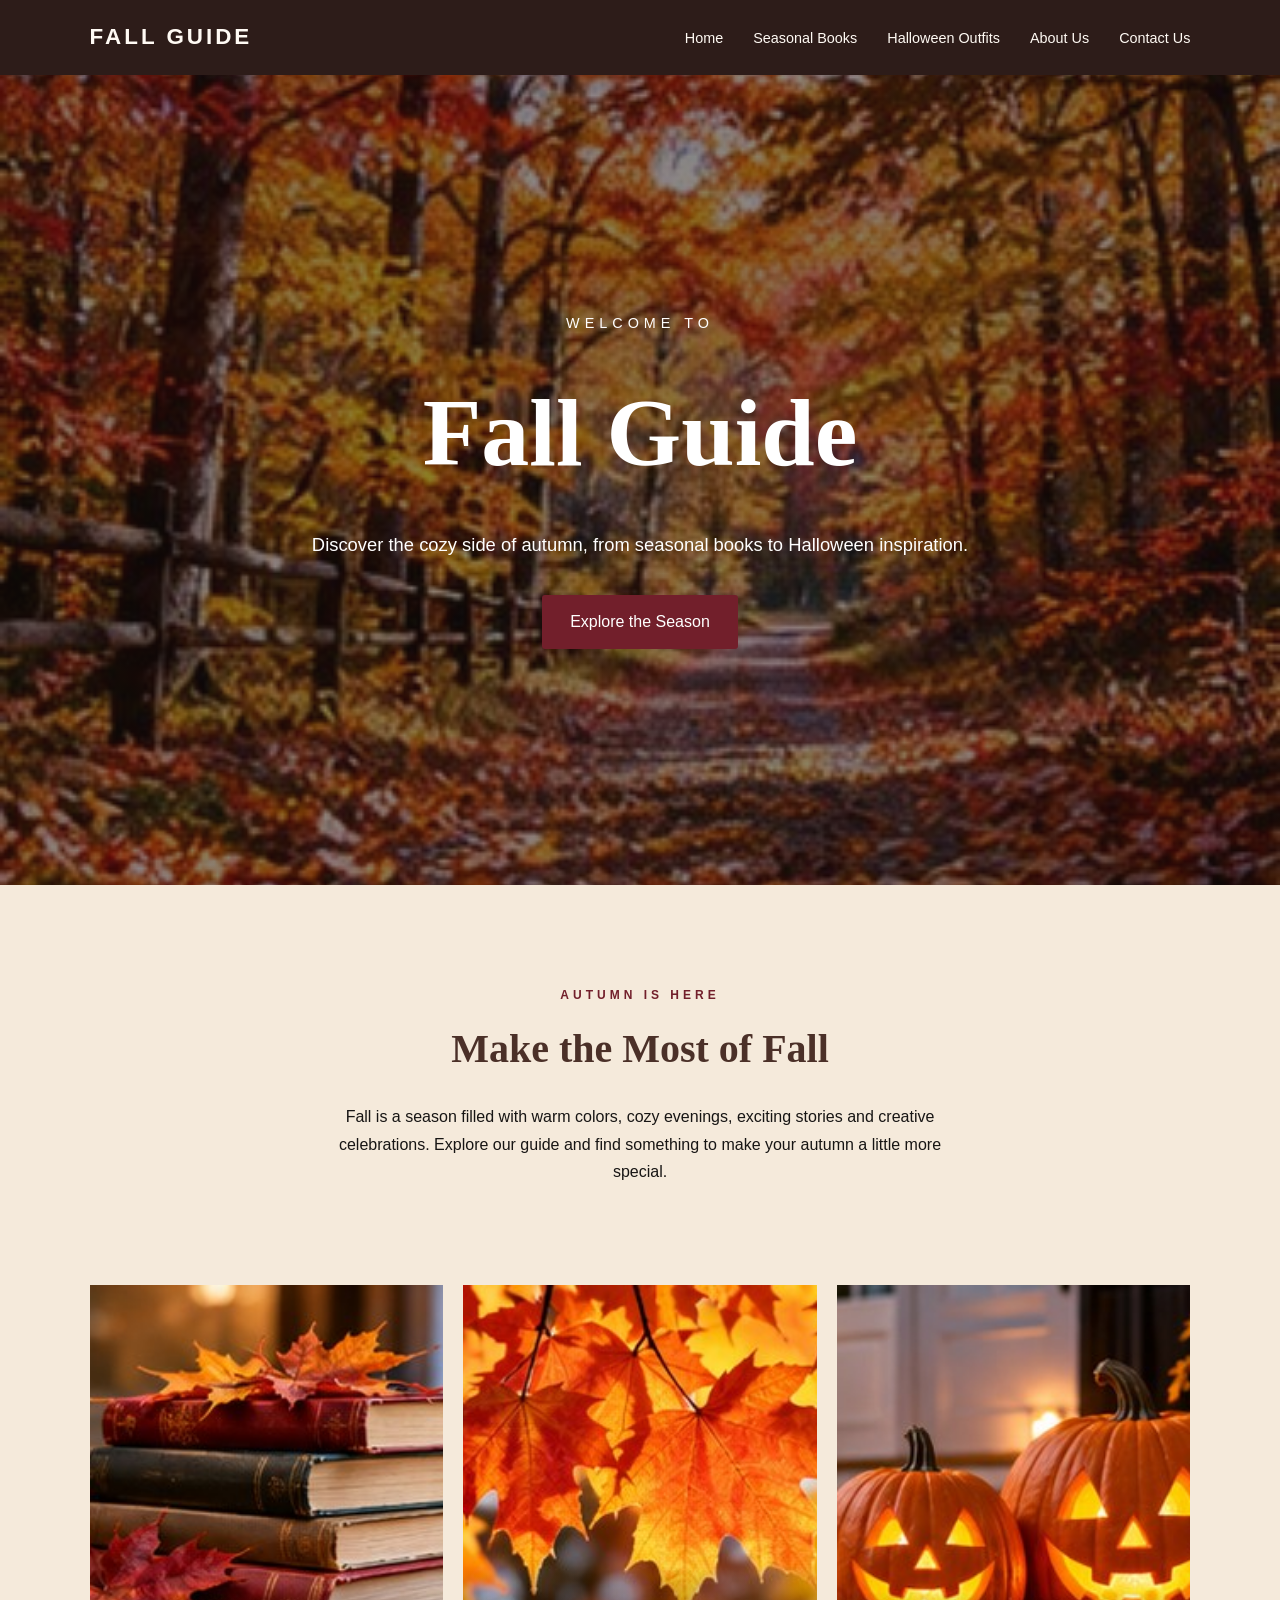
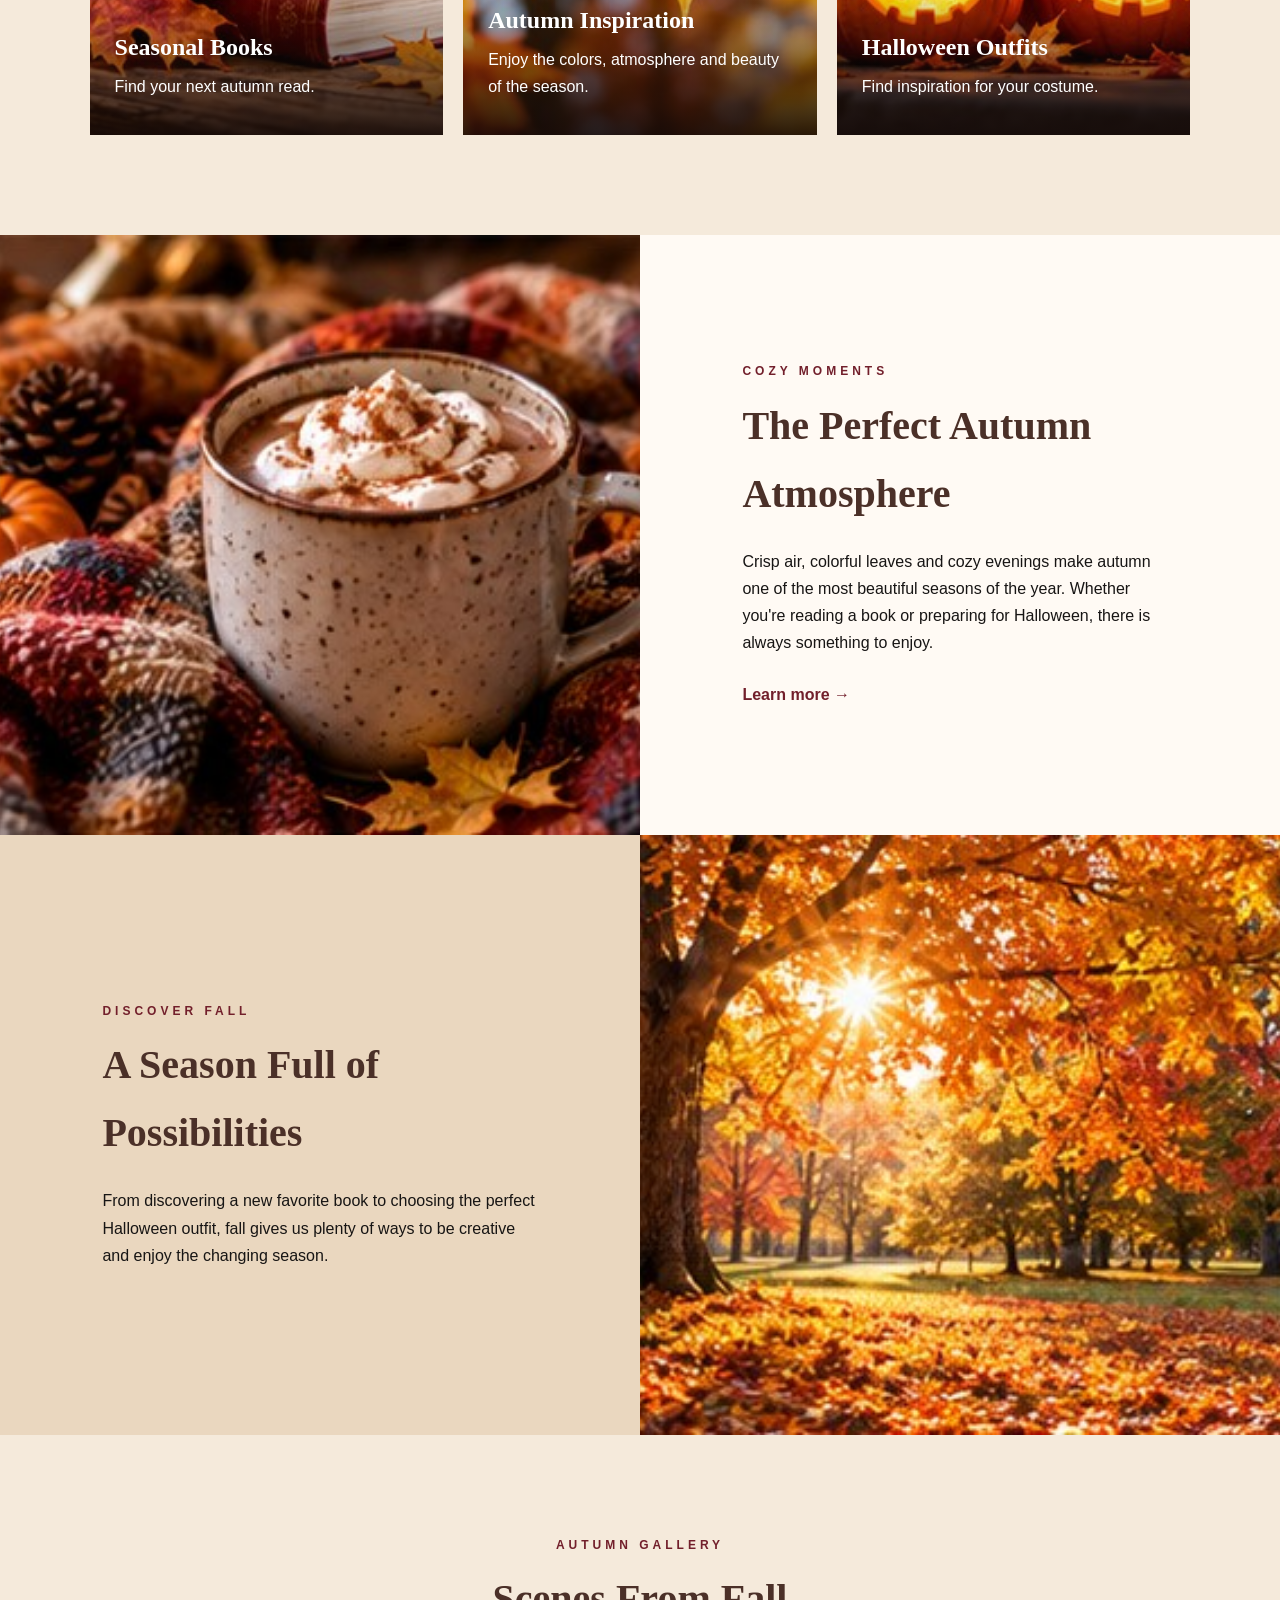
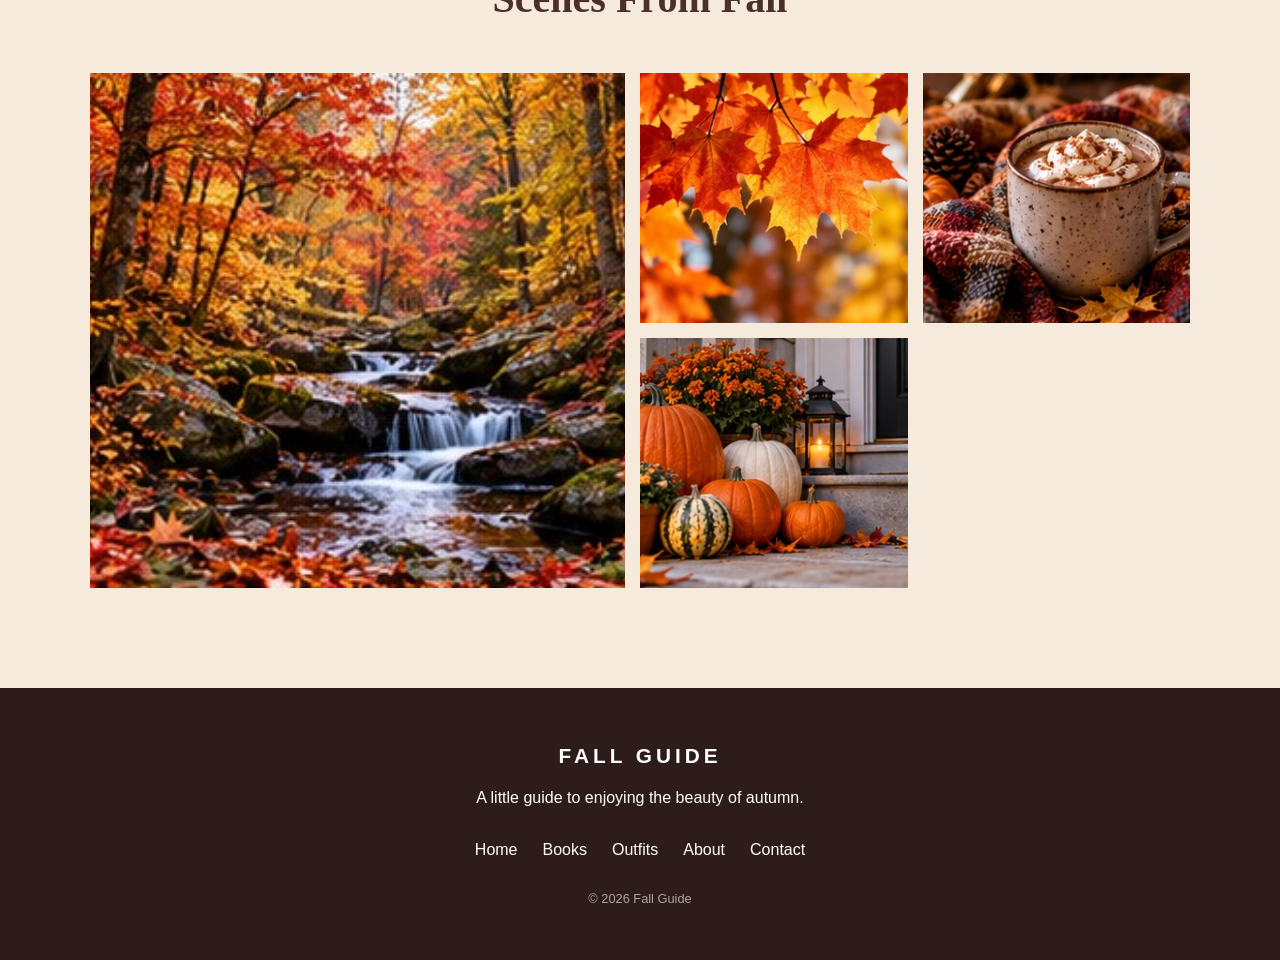
<file: Komplet Projekti me foto/index.html>
<!DOCTYPE html>
<html lang="en">
<head>
    <meta charset="UTF-8">
    <meta name="viewport" content="width=device-width, initial-scale=1.0">
    <title>Fall Guide | Home</title>
    <link rel="stylesheet" href="css/style.css" >
</head>

<body>

    <!-- NAVIGATION -->

    <nav class="navbar">

        <div class="logo">
            FALL GUIDE
        </div>

        <ul class="nav-links">
            <li><a href="index.html">Home</a></li>
            <li><a href="books.html">Seasonal Books</a></li>
            <li><a href="halloween_outfits.html">Halloween Outfits</a></li>
            <li><a href="about us.html">About Us</a></li>
            <li><a href="contact.html">Contact Us</a></li>
        </ul>

    </nav>


    <!-- HERO -->

    <header class="hero">

        <div class="hero-text">

            <p class="small-title">WELCOME TO</p>

            <h1>Fall Guide</h1>

            <p>
                Discover the cozy side of autumn,
                from seasonal books to Halloween inspiration.
            </p>

            <a href="books.html" class="button">
                Explore the Season
            </a>

        </div>

    </header>


    <!-- INTRODUCTION -->

    <section class="intro">

        <p class="section-label">AUTUMN IS HERE</p>

        <h2>Make the Most of Fall</h2>

        <p class="intro-text">
            Fall is a season filled with warm colors, cozy evenings,
            exciting stories and creative celebrations. Explore our
            guide and find something to make your autumn a little more special.
        </p>

    </section>


    <!-- THREE MAIN CARDS -->

    <section class="home-cards">

        <a href="books.html" class="home-card">

            <img loading="lazy" decoding="async" src="images/books.jpg" alt="Stack of seasonal books">

            <div class="card-overlay">
                <h2>Seasonal Books</h2>
                <p>Find your next autumn read.</p>
            </div>

        </a>


        <div class="home-card">

            <img loading="lazy" decoding="async" src="images/autumn.jpg" alt="Autumn leaves">

            <div class="card-overlay">

                <h2>Autumn Inspiration</h2>

                <p>
                    Enjoy the colors, atmosphere and beauty
                    of the season.
                </p>

            </div>

        </div>


        <a href="outfits.html" class="home-card">

            <img loading="lazy" decoding="async" src="images/halloween.jpg" alt="Halloween decorations">

            <div class="card-overlay">
                <h2>Halloween Outfits</h2>
                <p>Find inspiration for your costume.</p>
            </div>

        </a>

    </section>


    <!-- FEATURE SECTION -->

    <section class="feature">

        <div class="feature-image">
            <img loading="lazy" decoding="async" src="images/fall-coffee.jpg" alt="Cozy autumn scene">
        </div>

        <div class="feature-text">

            <p class="section-label">COZY MOMENTS</p>

            <h2>The Perfect Autumn Atmosphere</h2>

            <p>
                Crisp air, colorful leaves and cozy evenings make
                autumn one of the most beautiful seasons of the year.
                Whether you're reading a book or preparing for Halloween,
                there is always something to enjoy.
            </p>

            <a href="about.html" class="text-link">
                Learn more →
            </a>

        </div>

    </section>


    <!-- SECOND FEATURE -->

    <section class="feature feature-reverse">

        <div class="feature-image">
            <img loading="lazy" decoding="async" src="images/autumn-walk.jpg" alt="Autumn landscape">
        </div>

        <div class="feature-text">

            <p class="section-label">DISCOVER FALL</p>

            <h2>A Season Full of Possibilities</h2>

            <p>
                From discovering a new favorite book to choosing
                the perfect Halloween outfit, fall gives us plenty
                of ways to be creative and enjoy the changing season.
            </p>

        </div>

    </section>


    <!-- GALLERY -->

    <section class="gallery-section">

        <p class="section-label">AUTUMN GALLERY</p>

        <h2>Scenes From Fall</h2>

        <div class="gallery">

            <img loading="lazy" decoding="async" class="gallery-large"
                 src="images/gallery1.jpg"
                 alt="Autumn scenery">

            <img loading="lazy" decoding="async" src="images/gallery2.jpg"
                 alt="Autumn leaves">

            <img loading="lazy" decoding="async" src="images/gallery3.jpg"
                 alt="Cozy autumn scene">

            <img loading="lazy" decoding="async" src="images/gallery4.jpg"
                 alt="Fall decoration">

        </div>

    </section>


    <!-- FOOTER -->

    <footer>

        <div class="footer-logo">
            FALL GUIDE
        </div>

        <p>
            A little guide to enjoying the beauty of autumn.
        </p>

        <div class="footer-links">

            <a href="index.html">Home</a>
            <a href="books.html">Books</a>
            <a href="halloween_outfits.html">Outfits</a>
            <a href="about us.html">About</a>
            <a href="contact.html">Contact</a>

        </div>

        <p class="copyright">
            © 2026 Fall Guide
        </p>

    </footer>

</body>
</html>
</file>
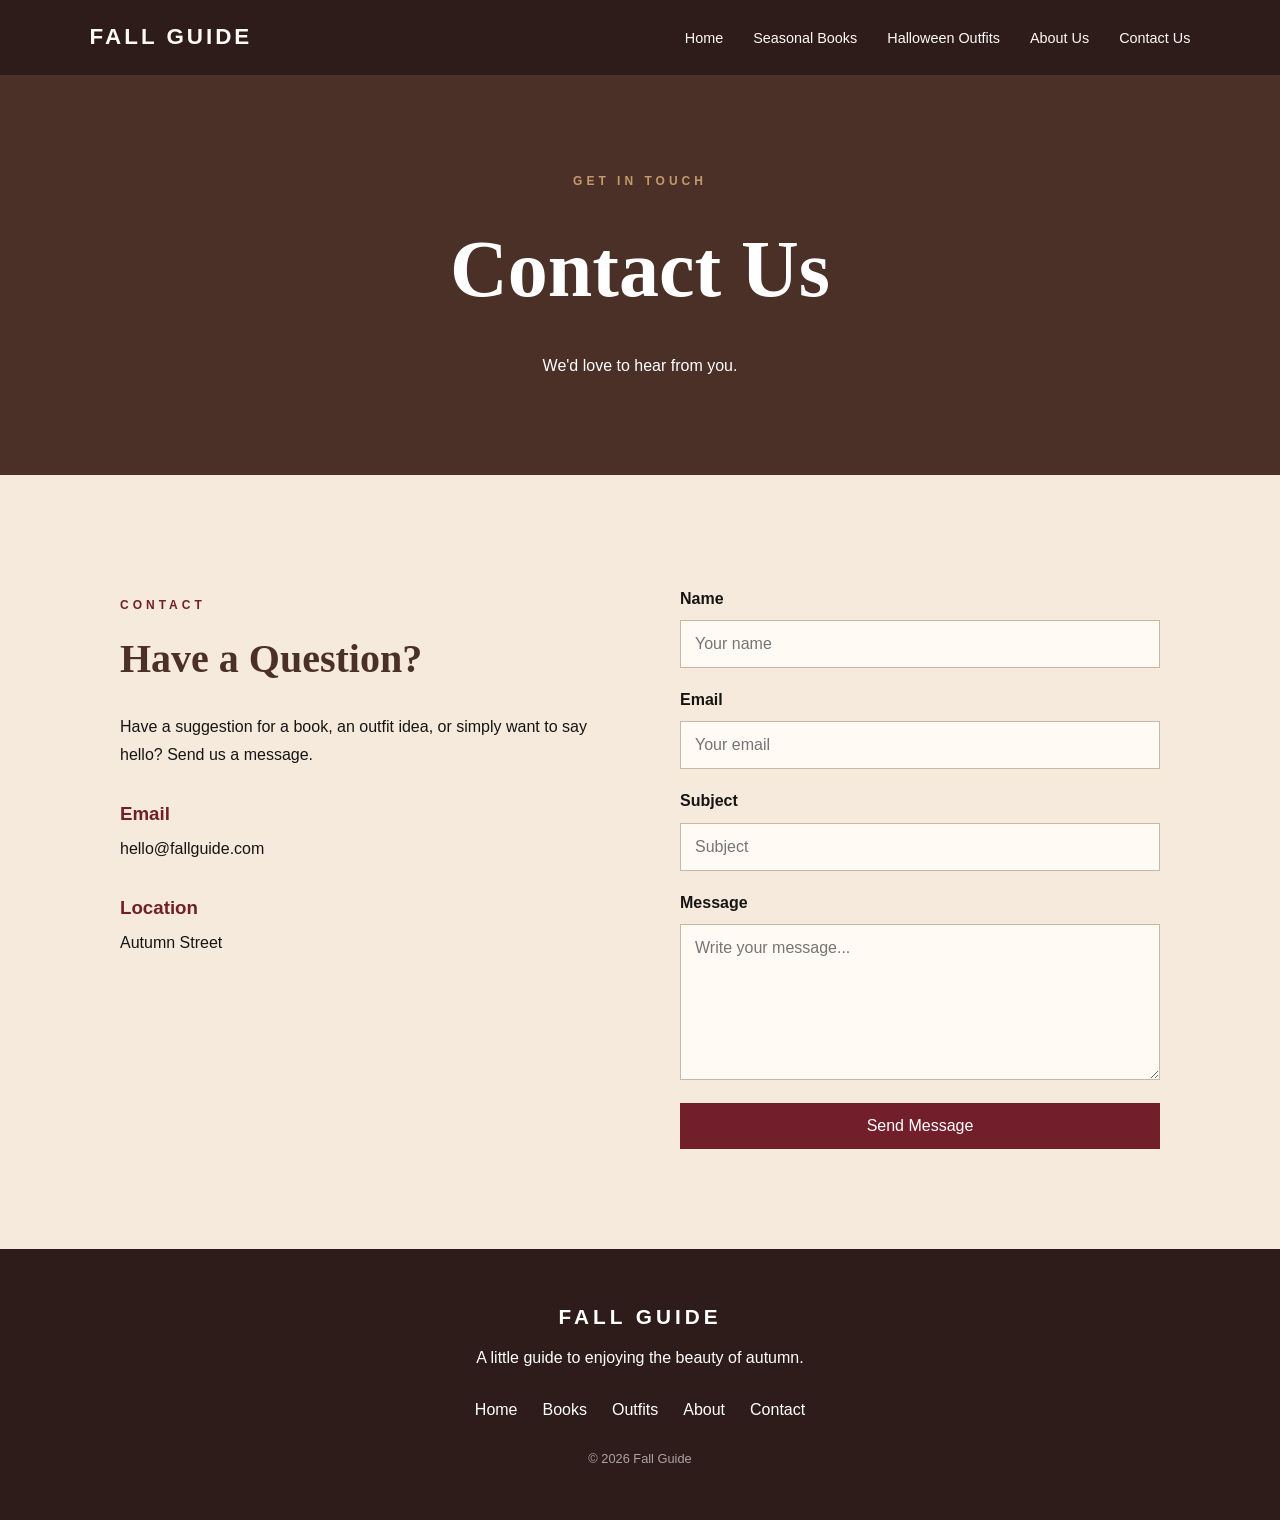
<file: contact.html>
<!DOCTYPE html>
<html lang="en">

<head>

    <meta charset="UTF-8">

    <meta name="viewport"
          content="width=device-width, initial-scale=1.0">

    <title>Fall Guide | Contact Us</title>

    <link rel="stylesheet" href="css/style.css">

</head>

<body>

    <nav class="navbar">

        <div class="logo">
            FALL GUIDE
        </div>

        <ul class="nav-links">

            <li><a href="index.html">Home</a></li>

            <li><a href="books.html">
                Seasonal Books
            </a></li>

            <li><a href="halloween_outfits.html">
                Halloween Outfits
            </a></li>

            <li><a href="about us.html">
                About Us
            </a></li>

            <li><a href="contact.html">
                Contact Us
            </a></li>

        </ul>

    </nav>


    <header class="page-header">

        <p class="section-label">
            GET IN TOUCH
        </p>

        <h1>Contact Us</h1>

        <p>
            We'd love to hear from you.
        </p>

    </header>


    <section class="contact-section">

        <div class="contact-info">

            <p class="section-label">
                CONTACT
            </p>

            <h2>Have a Question?</h2>

            <p>
                Have a suggestion for a book, an outfit idea,
                or simply want to say hello? Send us a message.
            </p>

            <div class="contact-detail">

                <h3>Email</h3>

                <p>
                    hello@fallguide.com
                </p>

            </div>

            <div class="contact-detail">

                <h3>Location</h3>

                <p>
                    Autumn Street
                </p>

            </div>

        </div>


        <form class="contact-form">

            <label for="name">
                Name
            </label>

            <input
                type="text"
                id="name"
                name="name"
                placeholder="Your name"
                required
            >


            <label for="email">
                Email
            </label>

            <input
                type="email"
                id="email"
                name="email"
                placeholder="Your email"
                required
            >


            <label for="subject">
                Subject
            </label>

            <input
                type="text"
                id="subject"
                name="subject"
                placeholder="Subject"
            >


            <label for="message">
                Message
            </label>

            <textarea
                id="message"
                name="message"
                rows="7"
                placeholder="Write your message..."
            ></textarea>


            <button type="submit">
                Send Message
            </button>

        </form>

    </section>


    <footer>

        <div class="footer-logo">
            FALL GUIDE
        </div>

        <p>A little guide to enjoying the beauty of autumn.</p>

        <div class="footer-links">

            <a href="index.html">Home</a>
            <a href="books.html">Books</a>
            <a href="halloween_outfits.html">Outfits</a>
            <a href="about us.html">About</a>
            <a href="contact.html">Contact</a>

        </div>

        <p class="copyright">
            © 2026 Fall Guide
        </p>

    </footer>

</body>
</html>
</file>
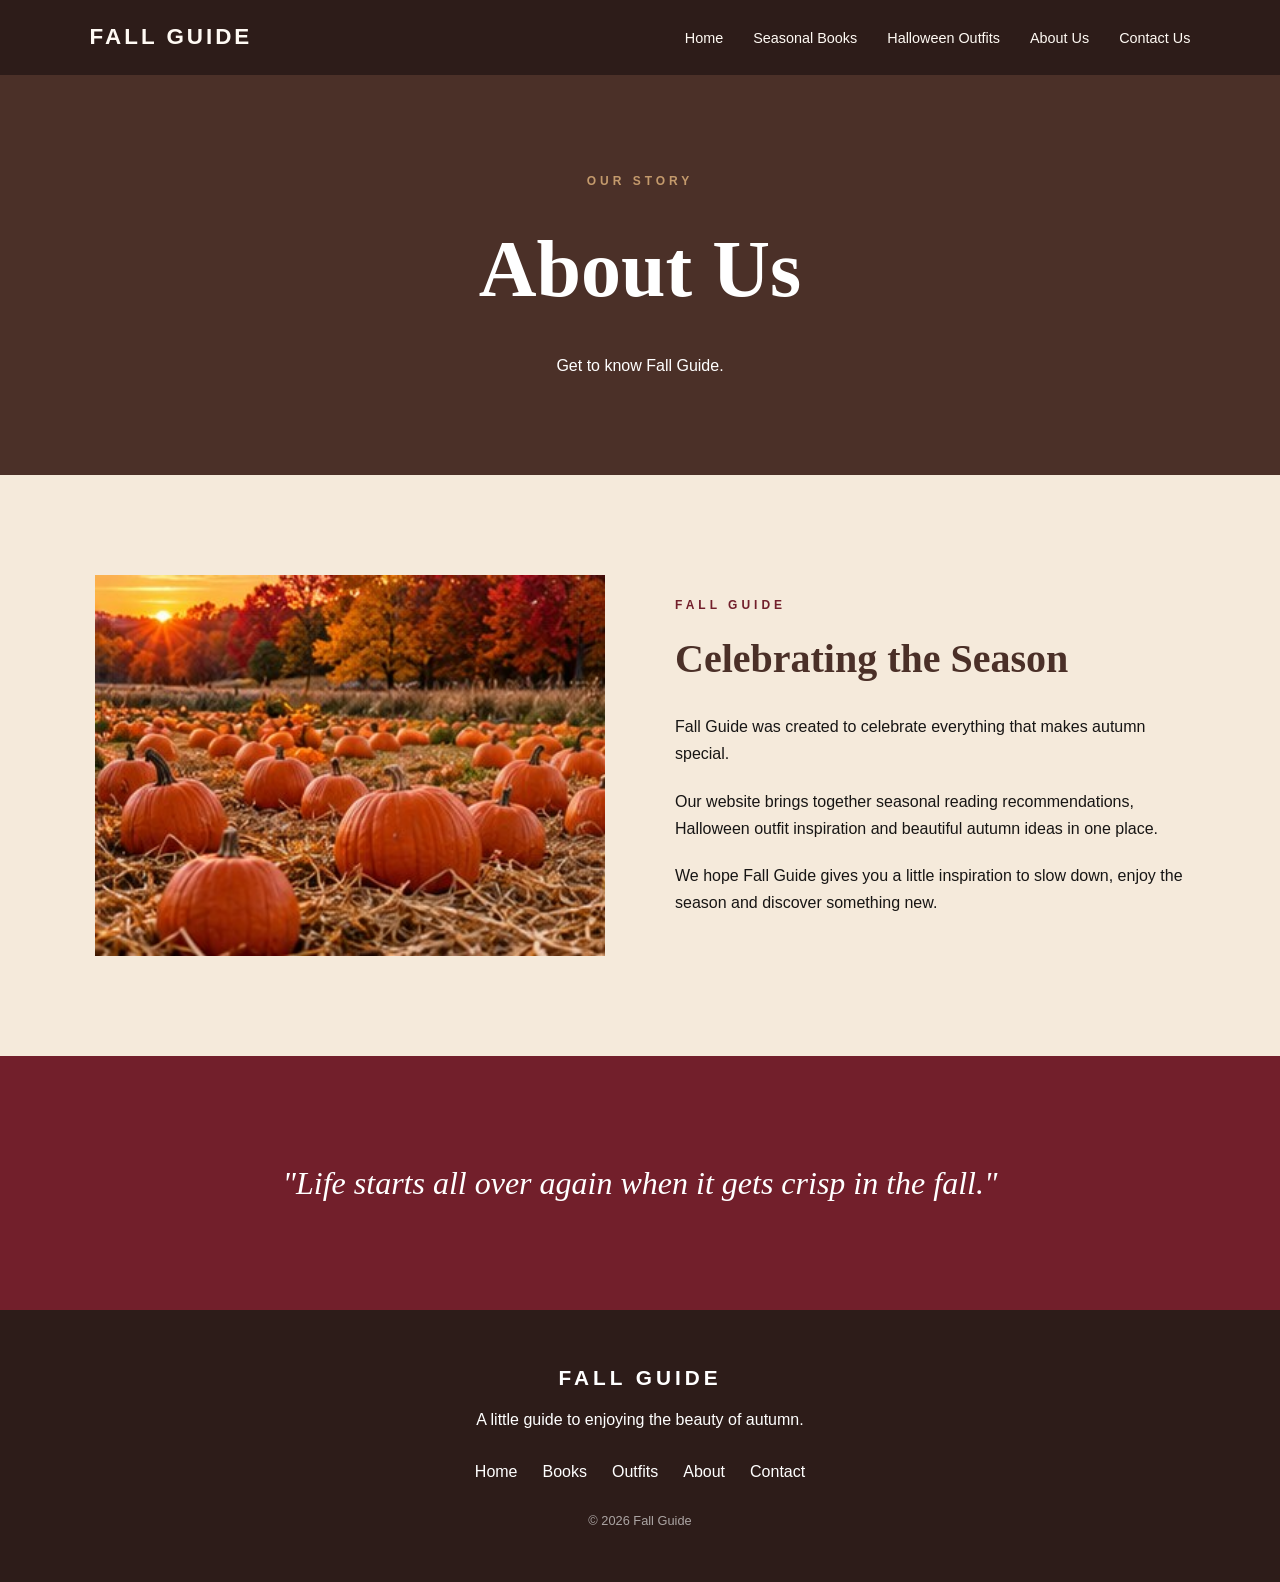
<file: Komplet Projekti me foto/about us.html>
<!DOCTYPE html>
<html lang="en">

<head>
    <meta charset="UTF-8">
    <meta name="viewport" content="width=device-width, initial-scale=1.0">
    <title>Fall Guide | About Us</title>
    <link rel="stylesheet" href="css/style.css">
</head>

<body>

    <nav class="navbar">
        <div class="logo">FALL GUIDE</div>

        <ul class="nav-links">
            <li><a href="index.html">Home</a></li>
            <li><a href="books.html">Seasonal Books</a></li>
            <li><a href="halloween_outfits.html">Halloween Outfits</a></li>
            <li><a href="about us.html">About Us</a></li>
            <li><a href="contact.html">Contact Us</a></li>
        </ul>
    </nav>

    <header class="page-header">
        <p class="section-label">OUR STORY</p>
        <h1>About Us</h1>
        <p>Get to know Fall Guide.</p>
    </header>

    <section class="about-section">

        <div class="about-image">
            <img loading="lazy" decoding="async" src="images/about.jpg" alt="Autumn landscape">
        </div>

        <div class="about-text">
            <p class="section-label">FALL GUIDE</p>

            <h2>Celebrating the Season</h2>

            <p>
                Fall Guide was created to celebrate everything
                that makes autumn special.
            </p>

            <p>
                Our website brings together seasonal reading
                recommendations, Halloween outfit inspiration
                and beautiful autumn ideas in one place.
            </p>

            <p>
                We hope Fall Guide gives you a little inspiration
                to slow down, enjoy the season and discover
                something new.
            </p>
        </div>

    </section>

    <section class="quote-section">
        <p>
            "Life starts all over again when it gets crisp in the fall."
        </p>
    </section>

    <footer>
        <div class="footer-logo">FALL GUIDE</div>

        <p>A little guide to enjoying the beauty of autumn.</p>

        <div class="footer-links">
            <a href="index.html">Home</a>
            <a href="books.html">Books</a>
            <a href="halloween_outfits.html">Outfits</a>
            <a href="about us.html">About</a>
            <a href="contact.html">Contact</a>
        </div>

        <p class="copyright">
            © 2026 Fall Guide
        </p>
    </footer>

</body>
</html>
</file>
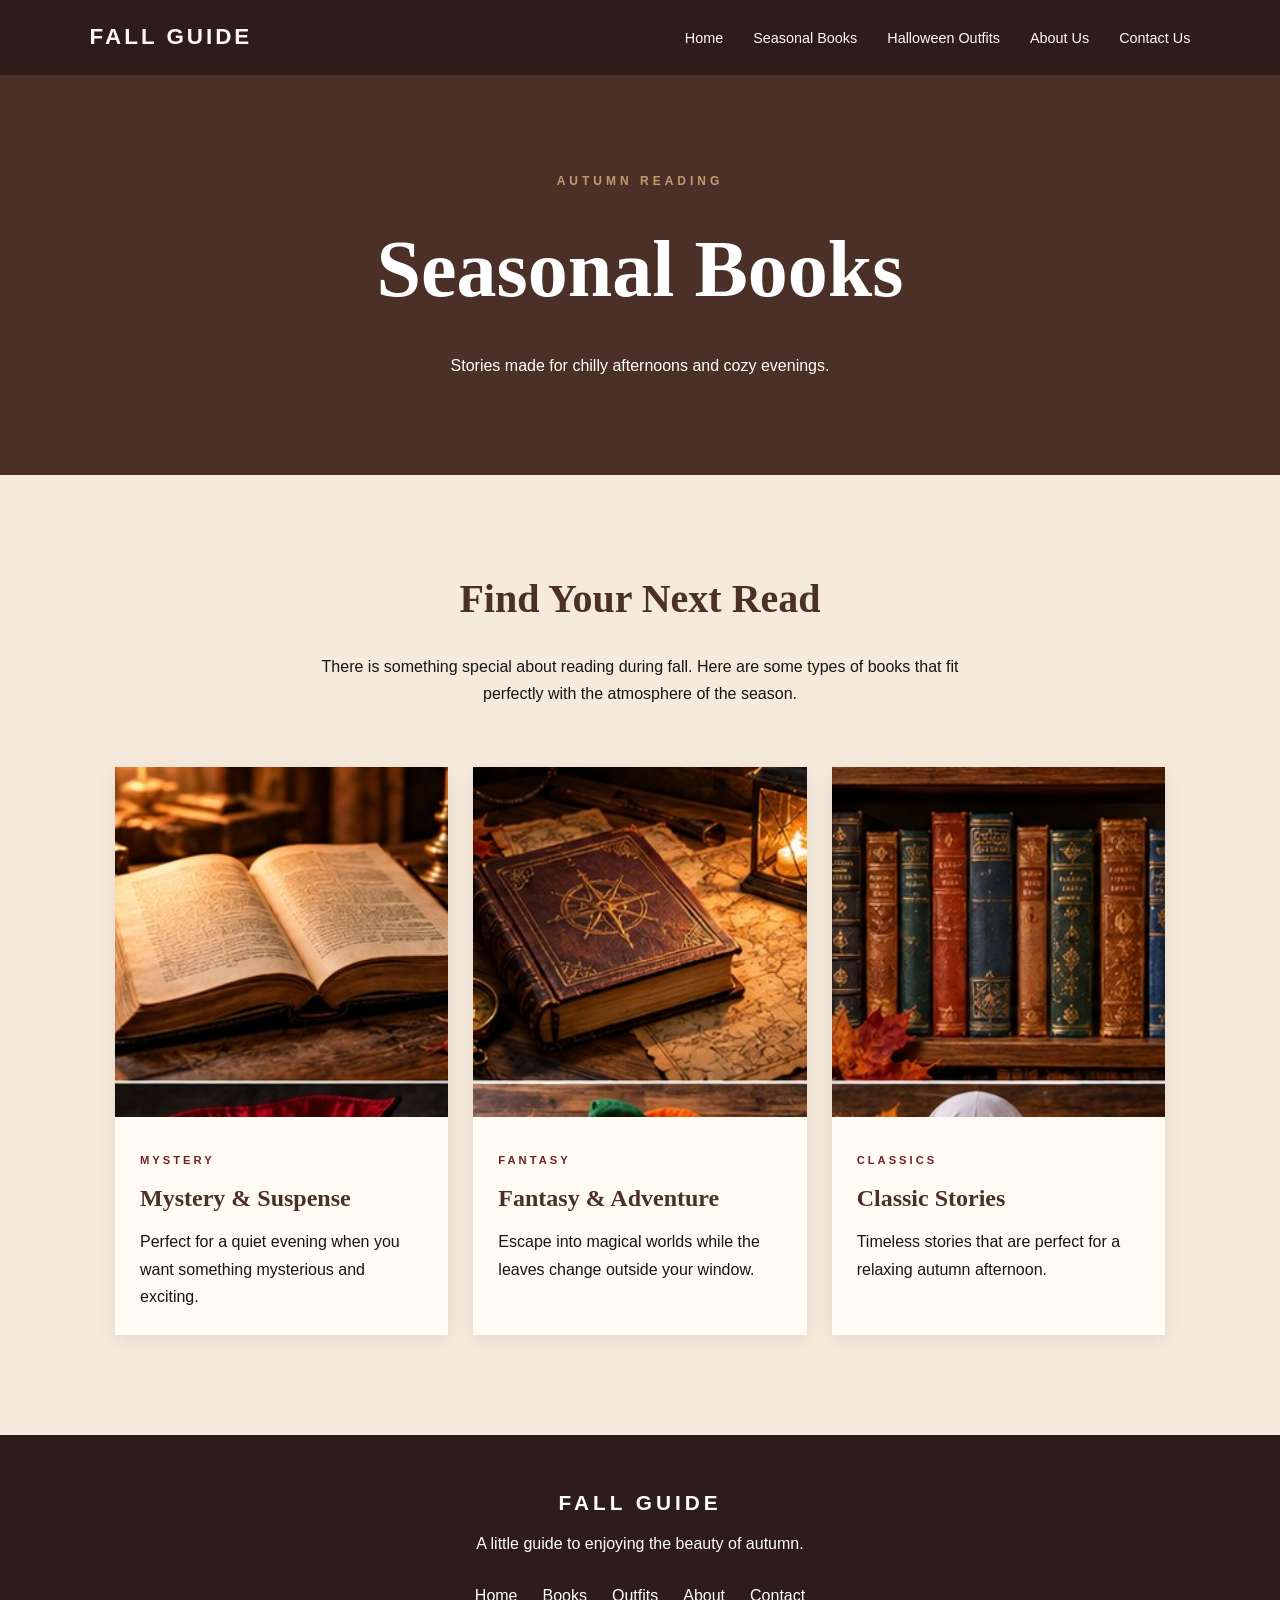
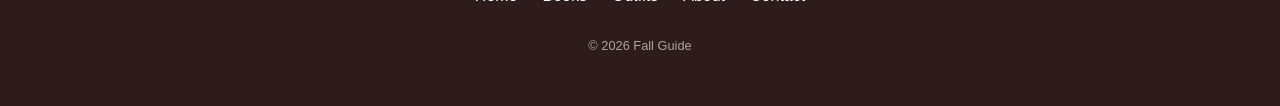
<file: Komplet Projekti me foto/books.html>
<!DOCTYPE html>
<html lang="en">

<head>
    <meta charset="UTF-8">
    <meta name="viewport" content="width=device-width, initial-scale=1.0">

    <title>Fall Guide | Seasonal Books</title>

    <link rel="stylesheet" href="css/style.css">
</head>

<body>

    <nav class="navbar">

        <div class="logo">
            FALL GUIDE
        </div>

        <ul class="nav-links">
            <li><a href="index.html">Home</a></li>
            <li><a href="books.html">Seasonal Books</a></li>
            <li><a href="halloween_outfits.html">Halloween Outfits</a></li>
            <li><a href="about us.html">About Us</a></li>
            <li><a href="contact.html">Contact Us</a></li>
        </ul>

    </nav>


    <header class="page-header">

        <p class="section-label">AUTUMN READING</p>

        <h1>Seasonal Books</h1>

        <p>
            Stories made for chilly afternoons and cozy evenings.
        </p>

    </header>


    <section class="books-intro">

        <h2>Find Your Next Read</h2>

        <p>
            There is something special about reading during fall.
            Here are some types of books that fit perfectly with
            the atmosphere of the season.
        </p>

    </section>


    <section class="book-grid">

        <article class="book-card">

            <img loading="lazy" decoding="async" src="images/book1.jpg" alt="Mystery book">

            <div>
                <p class="book-category">MYSTERY</p>

                <h2>Mystery & Suspense</h2>

                <p>
                    Perfect for a quiet evening when you want
                    something mysterious and exciting.
                </p>
            </div>

        </article>


        <article class="book-card">

            <img loading="lazy" decoding="async" src="images/book2.jpg" alt="Fantasy book">

            <div>
                <p class="book-category">FANTASY</p>

                <h2>Fantasy & Adventure</h2>

                <p>
                    Escape into magical worlds while the leaves
                    change outside your window.
                </p>
            </div>

        </article>


        <article class="book-card">

            <img loading="lazy" decoding="async" src="images/book3.jpg" alt="Classic book">

            <div>
                <p class="book-category">CLASSICS</p>

                <h2>Classic Stories</h2>

                <p>
                    Timeless stories that are perfect for
                    a relaxing autumn afternoon.
                </p>
            </div>

        </article>

    </section>


    <footer>

        <div class="footer-logo">
            FALL GUIDE
        </div>

        <p>A little guide to enjoying the beauty of autumn.</p>

        <div class="footer-links">

            <a href="index.html">Home</a>
            <a href="books.html">Books</a>
            <a href="halloween_outfits.html">Outfits</a>
            <a href="about us.html">About</a>
            <a href="contact.html">Contact</a>

        </div>

        <p class="copyright">
            © 2026 Fall Guide
        </p>

    </footer>

</body>
</html>
</file>
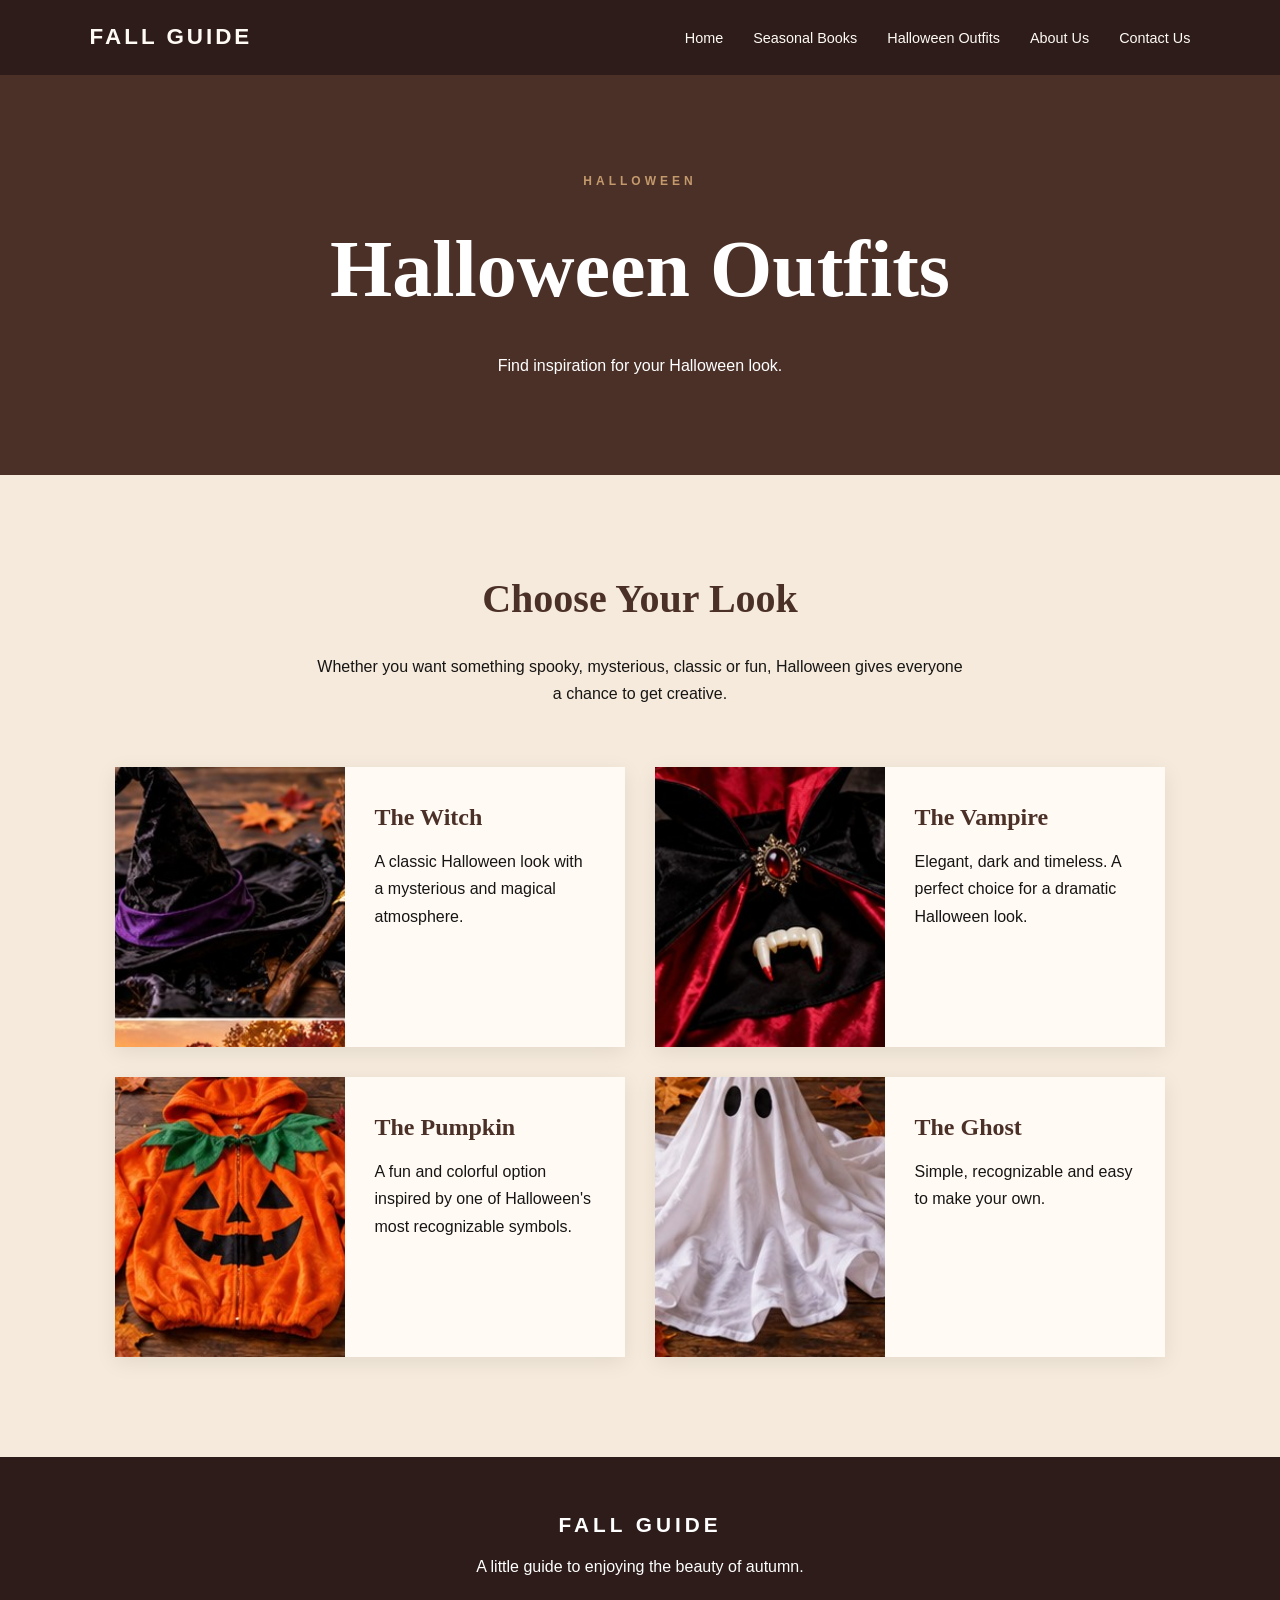
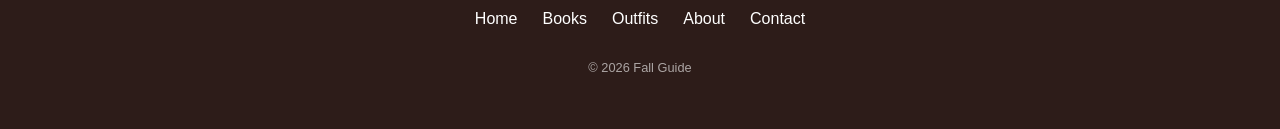
<file: Komplet Projekti me foto/halloween_outfits.html>
<!DOCTYPE html>
<html lang="en">

<head>

    <meta charset="UTF-8">

    <meta name="viewport"
          content="width=device-width, initial-scale=1.0">

    <title>Fall Guide | Halloween Outfits</title>

    <link rel="stylesheet" href="css/style.css">

</head>

<body>

    <nav class="navbar">

        <div class="logo">
            FALL GUIDE
        </div>

        <ul class="nav-links">

            <li><a href="index.html">Home</a></li>

            <li><a href="books.html">
                Seasonal Books
            </a></li>

            <li><a href="halloween_outfits.html">
                Halloween Outfits
            </a></li>

            <li><a href="about us.html">
                About Us
            </a></li>

            <li><a href="contact.html">
                Contact Us
            </a></li>

        </ul>

    </nav>


    <header class="page-header">

        <p class="section-label">
            HALLOWEEN
        </p>

        <h1>Halloween Outfits</h1>

        <p>
            Find inspiration for your Halloween look.
        </p>

    </header>


    <section class="outfits-intro">

        <h2>Choose Your Look</h2>

        <p>
            Whether you want something spooky, mysterious,
            classic or fun, Halloween gives everyone a chance
            to get creative.
        </p>

    </section>


    <section class="outfit-grid">


        <article class="outfit-card">

            <img loading="lazy" decoding="async" src="images/outfit1.jpg"
                 alt="Witch Halloween outfit">

            <div>

                <h2>The Witch</h2>

                <p>
                    A classic Halloween look with a mysterious
                    and magical atmosphere.
                </p>

            </div>

        </article>


        <article class="outfit-card">

            <img loading="lazy" decoding="async" src="images/outfit2.jpg"
                 alt="Vampire Halloween outfit">

            <div>

                <h2>The Vampire</h2>

                <p>
                    Elegant, dark and timeless.
                    A perfect choice for a dramatic Halloween look.
                </p>

            </div>

        </article>


        <article class="outfit-card">

            <img loading="lazy" decoding="async" src="images/outfit3.jpg"
                 alt="Pumpkin Halloween outfit">

            <div>

                <h2>The Pumpkin</h2>

                <p>
                    A fun and colorful option inspired
                    by one of Halloween's most recognizable symbols.
                </p>

            </div>

        </article>


        <article class="outfit-card">

            <img loading="lazy" decoding="async" src="images/outfit4.jpg"
                 alt="Ghost Halloween outfit">

            <div>

                <h2>The Ghost</h2>

                <p>
                    Simple, recognizable and easy to make your own.
                </p>

            </div>

        </article>


    </section>


    <footer>

        <div class="footer-logo">
            FALL GUIDE
        </div>

        <p>A little guide to enjoying the beauty of autumn.</p>

        <div class="footer-links">

            <a href="index.html">Home</a>
            <a href="books.html">Books</a>
            <a href="halloween_outfits.html">Outfits</a>
            <a href="about us.html">About</a>
            <a href="contact.html">Contact</a>

        </div>

        <p class="copyright">
            © 2026 Fall Guide
        </p>

    </footer>

</body>
</html>
</file>
<file: Komplet Projekti me foto/css/style.css>
/* =========================
   FALL GUIDE
   MAIN STYLESHEET
   ========================= */

:root {
    --cream: #f5eadb;
    --light-beige: #ead7bf;
    --tan: #c49a6c;
    --brown: #4b3028;
    --dark-brown: #2d1c19;
    --burgundy: #721f2b;
    --black: #171514;
    --white: #fffaf4;
}

/* RESET */

* {
    margin: 0;
    padding: 0;
    box-sizing: border-box;
}

html {
    scroll-behavior: smooth;
}

body {
    font-family: Arial, Helvetica, sans-serif;
    background-color: var(--cream);
    color: var(--black);
    line-height: 1.7;
}

/* NAVIGATION */

.navbar {
    background-color: var(--dark-brown);
    min-height: 75px;
    padding: 0 7%;
    display: flex;
    align-items: center;
    justify-content: space-between;
}

.logo {
    color: var(--white);
    font-size: 1.4rem;
    font-weight: bold;
    letter-spacing: 3px;
}

.nav-links {
    list-style: none;
    display: flex;
    align-items: center;
    gap: 30px;
}

.nav-links a {
    color: var(--white);
    text-decoration: none;
    font-size: 0.9rem;
    transition: 0.3s;
}

.nav-links a:hover {
    color: var(--tan);
}

/* HOME HERO */

.hero {
    min-height: 90vh;
    background-image: linear-gradient(rgba(25, 15, 12, 0.5), rgba(25, 15, 12, 0.5)), url("../images/header1.jpg");
    background-size: cover;
    background-position: center;
    display: flex;
    justify-content: center;
    align-items: center;
    text-align: center;
}

.hero-text {
    color: white;
    max-width: 750px;
    padding: 30px;
}

.small-title {
    letter-spacing: 5px;
    font-size: 0.9rem;
    margin-bottom: 15px;
}

.hero h1 {
    font-family: Georgia, serif;
    font-size: clamp(3.5rem, 8vw, 6rem);
    margin-bottom: 15px;
}

.hero-text > p:not(.small-title) {
    font-size: 1.15rem;
    margin-bottom: 35px;
}

/* BUTTON */

.button {
    display: inline-block;
    background-color: var(--burgundy);
    color: white;
    text-decoration: none;
    padding: 13px 28px;
    border-radius: 3px;
    transition: 0.3s;
}

.button:hover {
    background-color: var(--brown);
    transform: translateY(-2px);
}

/* GENERAL SECTIONS */

.intro {
    max-width: 850px;
    margin: auto;
    padding: 100px 30px;
    text-align: center;
}

.section-label {
    color: var(--burgundy);
    font-size: 0.75rem;
    font-weight: bold;
    letter-spacing: 4px;
    margin-bottom: 10px;
}

.intro h2,
.feature h2,
.about-text h2,
.books-intro h2,
.outfits-intro h2,
.contact-info h2 {
    font-family: Georgia, serif;
    font-size: 2.5rem;
    color: var(--brown);
    margin-bottom: 20px;
}

.intro-text {
    max-width: 650px;
    margin: auto;
}

/* HOME CARDS */

.home-cards {
    display: grid;
    grid-template-columns: repeat(3, 1fr);
    gap: 20px;
    padding: 0 7% 100px;
}

.home-card {
    height: 450px;
    position: relative;
    overflow: hidden;
    text-decoration: none;
    color: white;
}

.home-card img {
    width: 100%;
    height: 100%;
    object-fit: cover;
    transition: 0.5s;
}

.home-card:hover img {
    transform: scale(1.05);
}

.card-overlay {
    position: absolute;
    bottom: 0;
    left: 0;
    right: 0;
    padding: 35px 25px;
    background: linear-gradient(transparent, rgba(20, 10, 8, 0.9));
}

.card-overlay h2 {
    font-family: Georgia, serif;
    margin-bottom: 5px;
}

/* FEATURE SECTIONS */

.feature {
    display: flex;
    align-items: center;
    min-height: 600px;
    background-color: var(--white);
}

.feature-reverse {
    flex-direction: row-reverse;
    background-color: var(--light-beige);
}

.feature-image {
    width: 50%;
    height: 600px;
}

.feature-image img {
    width: 100%;
    height: 100%;
    object-fit: cover;
}

.feature-text {
    width: 50%;
    padding: 8%;
}

.feature-text p:not(.section-label) {
    max-width: 550px;
}

.text-link {
    display: inline-block;
    margin-top: 25px;
    color: var(--burgundy);
    font-weight: bold;
    text-decoration: none;
}

.text-link:hover {
    text-decoration: underline;
}

/* GALLERY */

.gallery-section {
    padding: 100px 7%;
    text-align: center;
}

.gallery-section h2 {
    font-family: Georgia, serif;
    color: var(--brown);
    font-size: 2.5rem;
    margin-bottom: 40px;
}

.gallery {
    display: grid;
    grid-template-columns: 2fr 1fr 1fr;
    grid-template-rows: 250px 250px;
    gap: 15px;
}

.gallery img {
    width: 100%;
    height: 100%;
    object-fit: cover;
}

.gallery-large {
    grid-row: span 2;
}

/* PAGE HEADERS */

.page-header {
    background-color: var(--brown);
    color: white;
    min-height: 400px;
    display: flex;
    flex-direction: column;
    justify-content: center;
    align-items: center;
    text-align: center;
    padding: 50px 20px;
}

.page-header .section-label {
    color: var(--tan);
}

.page-header h1 {
    font-family: Georgia, serif;
    font-size: clamp(3rem, 7vw, 5rem);
    margin-bottom: 15px;
}

/* BOOKS */

.books-intro,
.outfits-intro {
    text-align: center;
    max-width: 700px;
    margin: auto;
    padding: 90px 25px 60px;
}

.book-grid {
    max-width: 1100px;
    margin: auto;
    padding: 0 25px 100px;
    display: grid;
    grid-template-columns: repeat(3, 1fr);
    gap: 25px;
}

.book-card {
    background-color: var(--white);
    box-shadow: 0 5px 20px rgba(0, 0, 0, 0.08);
    transition: 0.3s;
}

.book-card:hover {
    transform: translateY(-7px);
}

.book-card img {
    width: 100%;
    height: 350px;
    object-fit: cover;
}

.book-card div {
    padding: 25px;
}

.book-category {
    color: var(--burgundy);
    font-size: 0.7rem;
    font-weight: bold;
    letter-spacing: 3px;
}

.book-card h2 {
    font-family: Georgia, serif;
    color: var(--brown);
    margin: 8px 0 10px;
}

/* OUTFITS */

.outfit-grid {
    max-width: 1100px;
    margin: auto;
    padding: 0 25px 100px;
    display: grid;
    grid-template-columns: repeat(2, 1fr);
    gap: 30px;
}

.outfit-card {
    background-color: var(--white);
    display: flex;
    box-shadow: 0 5px 20px rgba(0, 0, 0, 0.08);
    transition: 0.3s;
}

.outfit-card:hover {
    transform: translateY(-5px);
}

.outfit-card img {
    width: 45%;
    min-height: 280px;
    object-fit: cover;
}

.outfit-card div {
    padding: 30px;
}

.outfit-card h2 {
    font-family: Georgia, serif;
    color: var(--brown);
    margin-bottom: 10px;
}

/* ABOUT */

.about-section {
    max-width: 1150px;
    margin: auto;
    padding: 100px 30px;
    display: flex;
    align-items: center;
    gap: 70px;
}

.about-image {
    width: 50%;
}

.about-image img {
    width: 100%;
    display: block;
}

.about-text {
    width: 50%;
}

.about-text p:not(.section-label) {
    margin-bottom: 20px;
}

.quote-section {
    background-color: var(--burgundy);
    color: white;
    padding: 100px 30px;
    text-align: center;
}

.quote-section p {
    font-family: Georgia, serif;
    font-style: italic;
    font-size: 2rem;
    max-width: 800px;
    margin: auto;
}

/* CONTACT */

.contact-section {
    max-width: 1100px;
    margin: auto;
    padding: 100px 30px;
    display: grid;
    grid-template-columns: 1fr 1fr;
    gap: 80px;
}

.contact-info {
    padding-top: 20px;
}

.contact-detail {
    margin-top: 30px;
}

.contact-detail h3 {
    color: var(--burgundy);
    margin-bottom: 5px;
}

.contact-form {
    display: flex;
    flex-direction: column;
    gap: 8px;
}

.contact-form label {
    font-weight: bold;
    margin-top: 10px;
}

.contact-form input,
.contact-form textarea {
    width: 100%;
    padding: 14px;
    border: 1px solid #c8b8a7;
    background-color: var(--white);
    font-family: Arial, sans-serif;
    font-size: 1rem;
    outline: none;
}

.contact-form input:focus,
.contact-form textarea:focus {
    border-color: var(--burgundy);
}

.contact-form button {
    margin-top: 15px;
    padding: 14px;
    border: none;
    background-color: var(--burgundy);
    color: white;
    font-size: 1rem;
    cursor: pointer;
    transition: 0.3s;
}

.contact-form button:hover {
    background-color: var(--brown);
}

/* FOOTER */

footer {
    background-color: var(--dark-brown);
    color: white;
    text-align: center;
    padding: 50px 20px;
}

.footer-logo {
    font-weight: bold;
    letter-spacing: 4px;
    font-size: 1.3rem;
    margin-bottom: 10px;
}

.footer-links {
    display: flex;
    justify-content: center;
    flex-wrap: wrap;
    gap: 25px;
    margin: 25px 0;
}

.footer-links a {
    color: white;
    text-decoration: none;
    transition: 0.3s;
}

.footer-links a:hover {
    color: var(--tan);
}

.copyright {
    font-size: 0.8rem;
    opacity: 0.6;
}

/* RESPONSIVE */

@media (max-width: 850px) {
    .navbar {
        flex-direction: column;
        padding: 20px;
        gap: 15px;
    }

    .nav-links {
        gap: 15px;
        flex-wrap: wrap;
        justify-content: center;
    }

    .home-cards {
        grid-template-columns: 1fr;
    }

    .feature,
    .feature-reverse {
        flex-direction: column;
    }

    .feature-image,
    .feature-text {
        width: 100%;
    }

    .feature-image {
        height: 450px;
    }

    .book-grid {
        grid-template-columns: 1fr;
        max-width: 550px;
    }

    .outfit-grid {
        grid-template-columns: 1fr;
        max-width: 650px;
    }

    .about-section {
        flex-direction: column;
    }

    .about-image,
    .about-text {
        width: 100%;
    }

    .contact-section {
        grid-template-columns: 1fr;
    }

    .gallery {
        grid-template-columns: 1fr 1fr;
        grid-template-rows: repeat(3, 250px);
    }

    .gallery-large {
        grid-row: span 1;
    }
}

@media (max-width: 500px) {
    .nav-links {
        flex-direction: column;
        gap: 8px;
    }

    .hero {
        min-height: 75vh;
    }

    .home-card {
        height: 350px;
    }

    .outfit-card {
        flex-direction: column;
    }

    .outfit-card img {
        width: 100%;
        height: 300px;
    }

    .gallery {
        grid-template-columns: 1fr;
    }
}
</file>
<file: css/style.css>
/* =========================
   FALL GUIDE
   MAIN STYLESHEET
   ========================= */

:root {
    --cream: #f5eadb;
    --light-beige: #ead7bf;
    --tan: #c49a6c;
    --brown: #4b3028;
    --dark-brown: #2d1c19;
    --burgundy: #721f2b;
    --black: #171514;
    --white: #fffaf4;
}

/* RESET */

* {
    margin: 0;
    padding: 0;
    box-sizing: border-box;
}

html {
    scroll-behavior: smooth;
}

body {
    font-family: Arial, Helvetica, sans-serif;
    background-color: var(--cream);
    color: var(--black);
    line-height: 1.7;
}

/* NAVIGATION */

.navbar {
    background-color: var(--dark-brown);
    min-height: 75px;
    padding: 0 7%;
    display: flex;
    align-items: center;
    justify-content: space-between;
}

.logo {
    color: var(--white);
    font-size: 1.4rem;
    font-weight: bold;
    letter-spacing: 3px;
}

.nav-links {
    list-style: none;
    display: flex;
    align-items: center;
    gap: 30px;
}

.nav-links a {
    color: var(--white);
    text-decoration: none;
    font-size: 0.9rem;
    transition: 0.3s;
}

.nav-links a:hover {
    color: var(--tan);
}

/* HOME HERO */

.hero {
    min-height: 90vh;
    background-image: linear-gradient(rgba(25, 15, 12, 0.5), rgba(25, 15, 12, 0.5)), url("images/header1.jpg");
    background-size: cover;
    background-position: center;
    display: flex;
    justify-content: center;
    align-items: center;
    text-align: center;
}

.hero-text {
    color: white;
    max-width: 750px;
    padding: 30px;
}

.small-title {
    letter-spacing: 5px;
    font-size: 0.9rem;
    margin-bottom: 15px;
}

.hero h1 {
    font-family: Georgia, serif;
    font-size: clamp(3.5rem, 8vw, 6rem);
    margin-bottom: 15px;
}

.hero-text > p:not(.small-title) {
    font-size: 1.15rem;
    margin-bottom: 35px;
}

/* BUTTON */

.button {
    display: inline-block;
    background-color: var(--burgundy);
    color: white;
    text-decoration: none;
    padding: 13px 28px;
    border-radius: 3px;
    transition: 0.3s;
}

.button:hover {
    background-color: var(--brown);
    transform: translateY(-2px);
}

/* GENERAL SECTIONS */

.intro {
    max-width: 850px;
    margin: auto;
    padding: 100px 30px;
    text-align: center;
}

.section-label {
    color: var(--burgundy);
    font-size: 0.75rem;
    font-weight: bold;
    letter-spacing: 4px;
    margin-bottom: 10px;
}

.intro h2,
.feature h2,
.about-text h2,
.books-intro h2,
.outfits-intro h2,
.contact-info h2 {
    font-family: Georgia, serif;
    font-size: 2.5rem;
    color: var(--brown);
    margin-bottom: 20px;
}

.intro-text {
    max-width: 650px;
    margin: auto;
}

/* HOME CARDS */

.home-cards {
    display: grid;
    grid-template-columns: repeat(3, 1fr);
    gap: 20px;
    padding: 0 7% 100px;
}

.home-card {
    height: 450px;
    position: relative;
    overflow: hidden;
    text-decoration: none;
    color: white;
}

.home-card img {
    width: 100%;
    height: 100%;
    object-fit: cover;
    transition: 0.5s;
}

.home-card:hover img {
    transform: scale(1.05);
}

.card-overlay {
    position: absolute;
    bottom: 0;
    left: 0;
    right: 0;
    padding: 35px 25px;
    background: linear-gradient(transparent, rgba(20, 10, 8, 0.9));
}

.card-overlay h2 {
    font-family: Georgia, serif;
    margin-bottom: 5px;
}

/* FEATURE SECTIONS */

.feature {
    display: flex;
    align-items: center;
    min-height: 600px;
    background-color: var(--white);
}

.feature-reverse {
    flex-direction: row-reverse;
    background-color: var(--light-beige);
}

.feature-image {
    width: 50%;
    height: 600px;
}

.feature-image img {
    width: 100%;
    height: 100%;
    object-fit: cover;
}

.feature-text {
    width: 50%;
    padding: 8%;
}

.feature-text p:not(.section-label) {
    max-width: 550px;
}

.text-link {
    display: inline-block;
    margin-top: 25px;
    color: var(--burgundy);
    font-weight: bold;
    text-decoration: none;
}

.text-link:hover {
    text-decoration: underline;
}

/* GALLERY */

.gallery-section {
    padding: 100px 7%;
    text-align: center;
}

.gallery-section h2 {
    font-family: Georgia, serif;
    color: var(--brown);
    font-size: 2.5rem;
    margin-bottom: 40px;
}

.gallery {
    display: grid;
    grid-template-columns: 2fr 1fr 1fr;
    grid-template-rows: 250px 250px;
    gap: 15px;
}

.gallery img {
    width: 100%;
    height: 100%;
    object-fit: cover;
}

.gallery-large {
    grid-row: span 2;
}

/* PAGE HEADERS */

.page-header {
    background-color: var(--brown);
    color: white;
    min-height: 400px;
    display: flex;
    flex-direction: column;
    justify-content: center;
    align-items: center;
    text-align: center;
    padding: 50px 20px;
}

.page-header .section-label {
    color: var(--tan);
}

.page-header h1 {
    font-family: Georgia, serif;
    font-size: clamp(3rem, 7vw, 5rem);
    margin-bottom: 15px;
}

/* BOOKS */

.books-intro,
.outfits-intro {
    text-align: center;
    max-width: 700px;
    margin: auto;
    padding: 90px 25px 60px;
}

.book-grid {
    max-width: 1100px;
    margin: auto;
    padding: 0 25px 100px;
    display: grid;
    grid-template-columns: repeat(3, 1fr);
    gap: 25px;
}

.book-card {
    background-color: var(--white);
    box-shadow: 0 5px 20px rgba(0, 0, 0, 0.08);
    transition: 0.3s;
}

.book-card:hover {
    transform: translateY(-7px);
}

.book-card img {
    width: 100%;
    height: 350px;
    object-fit: cover;
}

.book-card div {
    padding: 25px;
}

.book-category {
    color: var(--burgundy);
    font-size: 0.7rem;
    font-weight: bold;
    letter-spacing: 3px;
}

.book-card h2 {
    font-family: Georgia, serif;
    color: var(--brown);
    margin: 8px 0 10px;
}

/* OUTFITS */

.outfit-grid {
    max-width: 1100px;
    margin: auto;
    padding: 0 25px 100px;
    display: grid;
    grid-template-columns: repeat(2, 1fr);
    gap: 30px;
}

.outfit-card {
    background-color: var(--white);
    display: flex;
    box-shadow: 0 5px 20px rgba(0, 0, 0, 0.08);
    transition: 0.3s;
}

.outfit-card:hover {
    transform: translateY(-5px);
}

.outfit-card img {
    width: 45%;
    min-height: 280px;
    object-fit: cover;
}

.outfit-card div {
    padding: 30px;
}

.outfit-card h2 {
    font-family: Georgia, serif;
    color: var(--brown);
    margin-bottom: 10px;
}

/* ABOUT */

.about-section {
    max-width: 1150px;
    margin: auto;
    padding: 100px 30px;
    display: flex;
    align-items: center;
    gap: 70px;
}

.about-image {
    width: 50%;
}

.about-image img {
    width: 100%;
    display: block;
}

.about-text {
    width: 50%;
}

.about-text p:not(.section-label) {
    margin-bottom: 20px;
}

.quote-section {
    background-color: var(--burgundy);
    color: white;
    padding: 100px 30px;
    text-align: center;
}

.quote-section p {
    font-family: Georgia, serif;
    font-style: italic;
    font-size: 2rem;
    max-width: 800px;
    margin: auto;
}

/* CONTACT */

.contact-section {
    max-width: 1100px;
    margin: auto;
    padding: 100px 30px;
    display: grid;
    grid-template-columns: 1fr 1fr;
    gap: 80px;
}

.contact-info {
    padding-top: 20px;
}

.contact-detail {
    margin-top: 30px;
}

.contact-detail h3 {
    color: var(--burgundy);
    margin-bottom: 5px;
}

.contact-form {
    display: flex;
    flex-direction: column;
    gap: 8px;
}

.contact-form label {
    font-weight: bold;
    margin-top: 10px;
}

.contact-form input,
.contact-form textarea {
    width: 100%;
    padding: 14px;
    border: 1px solid #c8b8a7;
    background-color: var(--white);
    font-family: Arial, sans-serif;
    font-size: 1rem;
    outline: none;
}

.contact-form input:focus,
.contact-form textarea:focus {
    border-color: var(--burgundy);
}

.contact-form button {
    margin-top: 15px;
    padding: 14px;
    border: none;
    background-color: var(--burgundy);
    color: white;
    font-size: 1rem;
    cursor: pointer;
    transition: 0.3s;
}

.contact-form button:hover {
    background-color: var(--brown);
}

/* FOOTER */

footer {
    background-color: var(--dark-brown);
    color: white;
    text-align: center;
    padding: 50px 20px;
}

.footer-logo {
    font-weight: bold;
    letter-spacing: 4px;
    font-size: 1.3rem;
    margin-bottom: 10px;
}

.footer-links {
    display: flex;
    justify-content: center;
    flex-wrap: wrap;
    gap: 25px;
    margin: 25px 0;
}

.footer-links a {
    color: white;
    text-decoration: none;
    transition: 0.3s;
}

.footer-links a:hover {
    color: var(--tan);
}

.copyright {
    font-size: 0.8rem;
    opacity: 0.6;
}

/* RESPONSIVE */

@media (max-width: 850px) {
    .navbar {
        flex-direction: column;
        padding: 20px;
        gap: 15px;
    }

    .nav-links {
        gap: 15px;
        flex-wrap: wrap;
        justify-content: center;
    }

    .home-cards {
        grid-template-columns: 1fr;
    }

    .feature,
    .feature-reverse {
        flex-direction: column;
    }

    .feature-image,
    .feature-text {
        width: 100%;
    }

    .feature-image {
        height: 450px;
    }

    .book-grid {
        grid-template-columns: 1fr;
        max-width: 550px;
    }

    .outfit-grid {
        grid-template-columns: 1fr;
        max-width: 650px;
    }

    .about-section {
        flex-direction: column;
    }

    .about-image,
    .about-text {
        width: 100%;
    }

    .contact-section {
        grid-template-columns: 1fr;
    }

    .gallery {
        grid-template-columns: 1fr 1fr;
        grid-template-rows: repeat(3, 250px);
    }

    .gallery-large {
        grid-row: span 1;
    }
}

@media (max-width: 500px) {
    .nav-links {
        flex-direction: column;
        gap: 8px;
    }

    .hero {
        min-height: 75vh;
    }

    .home-card {
        height: 350px;
    }

    .outfit-card {
        flex-direction: column;
    }

    .outfit-card img {
        width: 100%;
        height: 300px;
    }

    .gallery {
        grid-template-columns: 1fr;
    }
}
</file>
